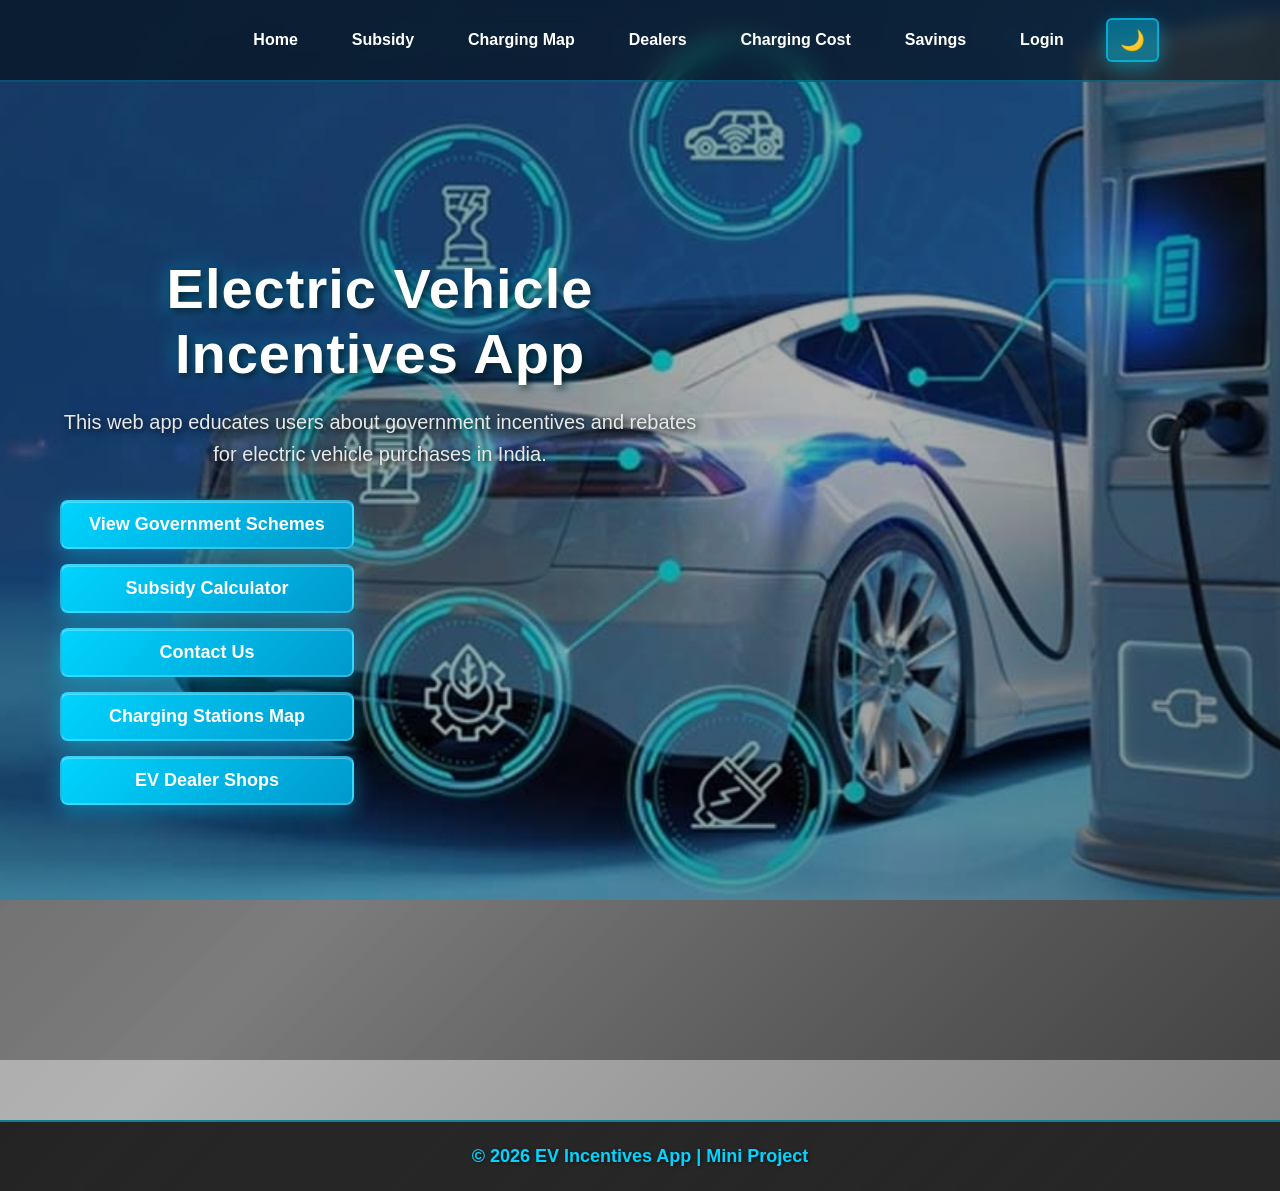
<file: index.html>
<!DOCTYPE html>
<html lang="en">
<head>
    <meta charset="UTF-8">
    <title>EV Incentive App</title>
    <link rel="stylesheet" href="css/style.css">
</head>

<body>

<div class="hero-section">

<div class="navbar">
    <a href="index.html">Home</a>
    <a href="calculator.html">Subsidy</a>
    <a href="charging.html">Charging Map</a>
    <a href="dealers.html">Dealers</a>
    <a href="charging-cost.html">Charging Cost</a>
    <a href="saving.html">Savings</a>
    <a href="login.html">Login</a>
    <button onclick="toggleDarkMode()" class="dark-btn">🌙</button>
</div>
    
    <div class="hero-text">
        <h1>Electric Vehicle Incentives App</h1>
        <p>
            This web app educates users about government incentives and rebates 
            for electric vehicle purchases in India.
        </p>

        <div class="home-buttons">
            <a href="schemes.html" class="btn">View Government Schemes</a>
            <a href="calculator.html" class="btn">Subsidy Calculator</a>
            <a href="contact.html" class="btn">Contact Us</a>
            <a href="charging.html" class="btn">Charging Stations Map</a>
            <a href="dealers.html" class="btn">EV Dealer Shops</a>
        </div>
    </div>

    <div class="hero-image">
      <img src="images/ev.png" alt="Electric Vehicle" class="ev-image">
    </div>

</div>


<footer>
    <p>© 2026 EV Incentives App | Mini Project</p>
</footer>

<script src="js/script.js"></script>
</body>

</html>
</file>
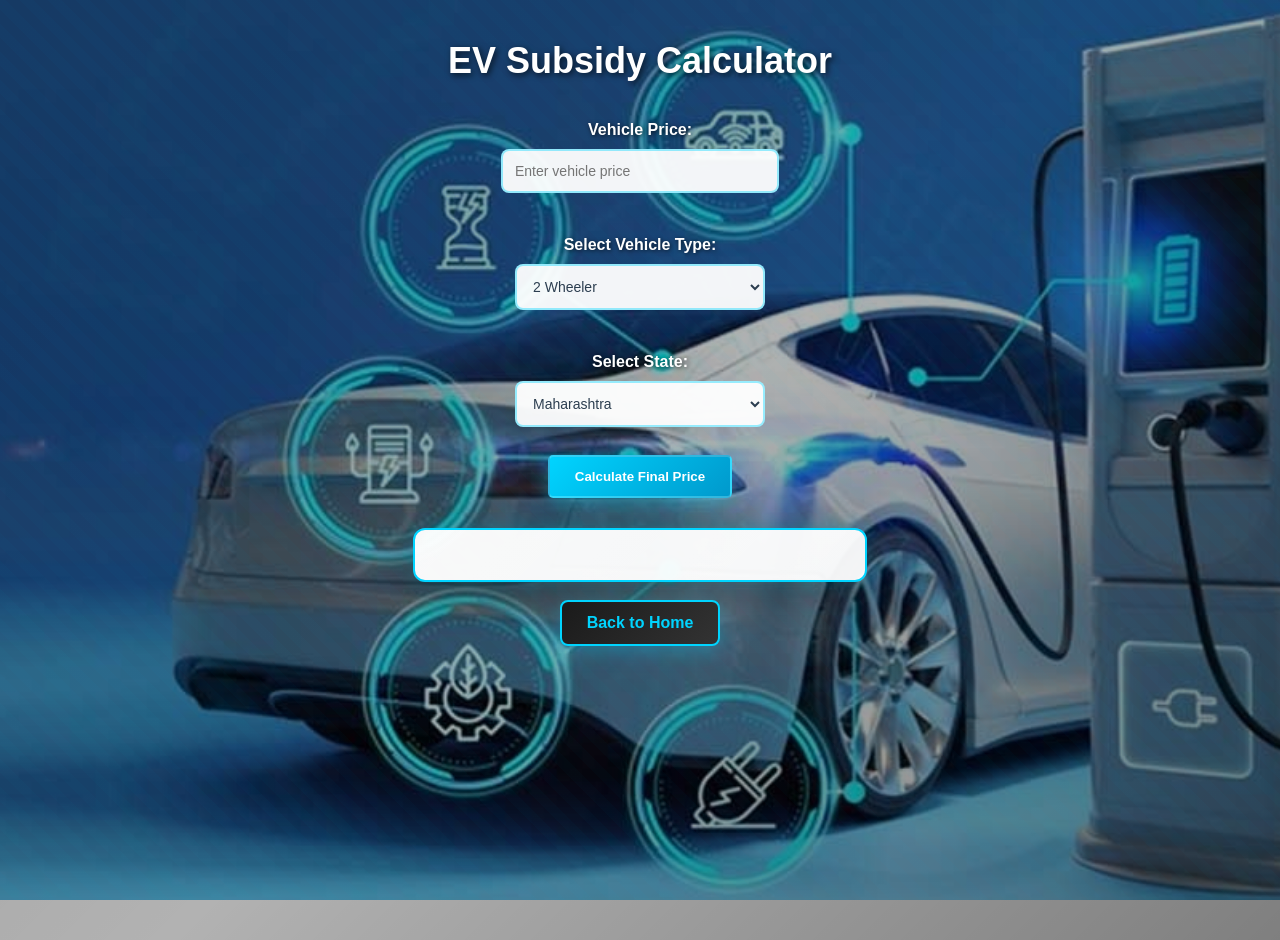
<file: calculator.html>
<!DOCTYPE html>
<html lang="en">
<head>
    <meta charset="UTF-8">
    <title>Subsidy Calculator</title>
    <link rel="stylesheet" href="css/style.css">
</head>

<body>

<h1>EV Subsidy Calculator</h1>

<label>Vehicle Price:</label><br>
<input type="number" id="vehiclePrice" placeholder="Enter vehicle price" min="0"><br><br>

<label>Select Vehicle Type:</label><br>
<select id="vehicleType">
    <option value="2w">2 Wheeler</option>
    <option value="3w">3 Wheeler</option>
    <option value="4w">4 Wheeler</option>
</select><br><br>

<label>Select State:</label><br>
<select id="state">
    <option value="MH">Maharashtra</option>
    <option value="DL">Delhi</option>
</select><br><br>

<button onclick="calculateSubsidy()">Calculate Final Price</button>

<div id="result" class="result-box"></div>

<br>
<a href="index.html" class="back-btn">Back to Home</a>

<script src="js/script.js"></script>
</body>
</html>
</file>
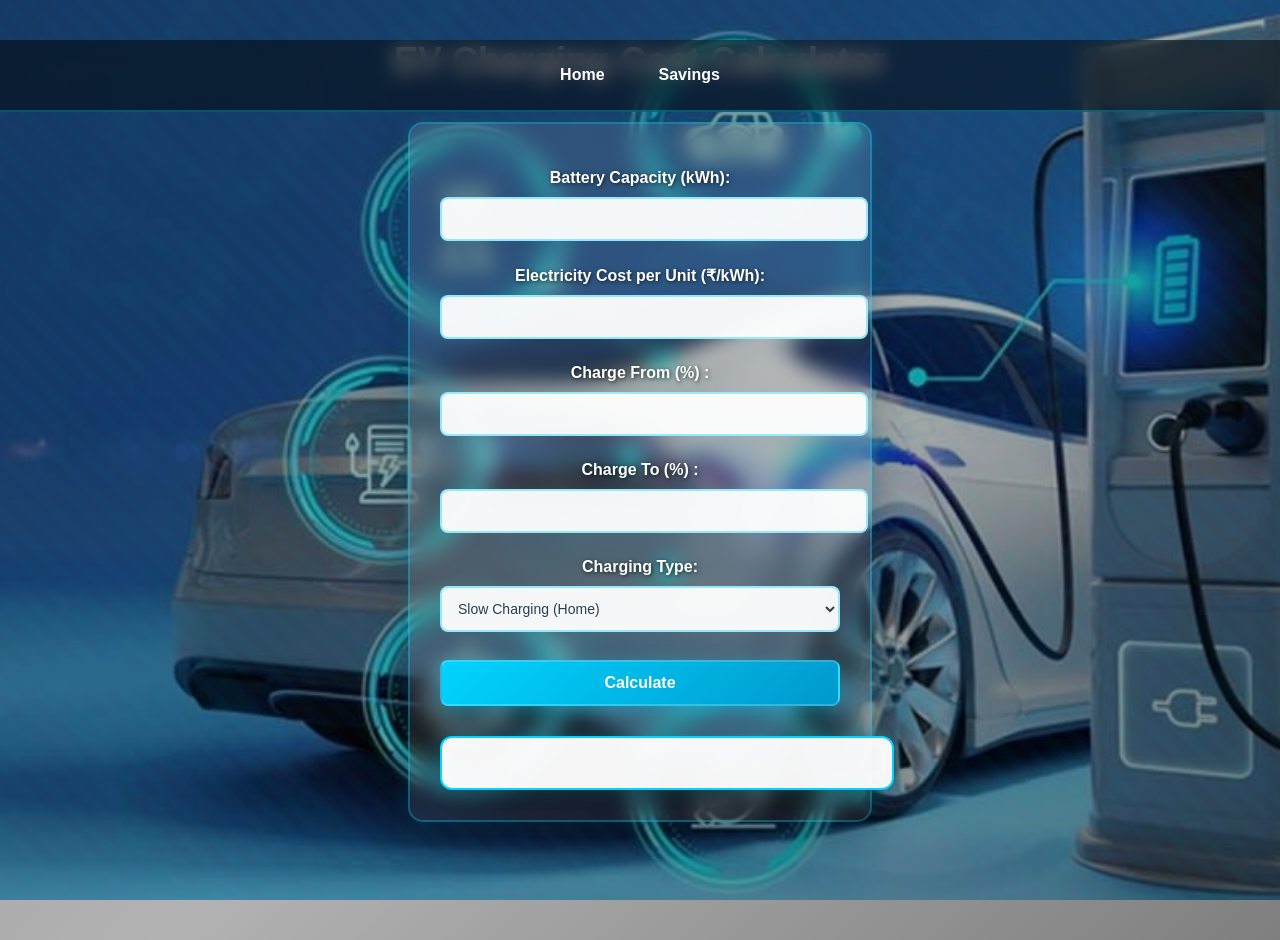
<file: charging-cost.html>
<!DOCTYPE html>
<html>
<head>
    <title>Charging Cost Calculator</title>
    <link rel="stylesheet" href="css/style.css">
</head>
<body>

<div class="navbar">
    <a href="index.html">Home</a>
    <a href="saving.html">Savings</a>
</div>

<h1 style="text-align:center;">EV Charging Cost Calculator</h1>

<div class="calculator-box">

    <label>Battery Capacity (kWh):</label>
    <input type="number" id="batterySize"><br>

    <label>Electricity Cost per Unit (₹/kWh):</label>
    <input type="number" id="electricityRate"><br>

    <label>Charge From (%) :</label>
    <input type="number" id="startPercent"><br>

    <label>Charge To (%) :</label>
    <input type="number" id="endPercent"><br>

    <label>Charging Type:</label>
    <select id="chargingType">
        <option value="1.0">Slow Charging (Home)</option>
        <option value="1.1">Fast Charging (10% extra cost)</option>
    </select>

    <br><br>

    <button onclick="calculateChargingCost()">Calculate</button>

    <div id="chargingResult" class="result-box"></div>

</div>

<script src="js/script.js"></script>
</body>
</html>
</file>
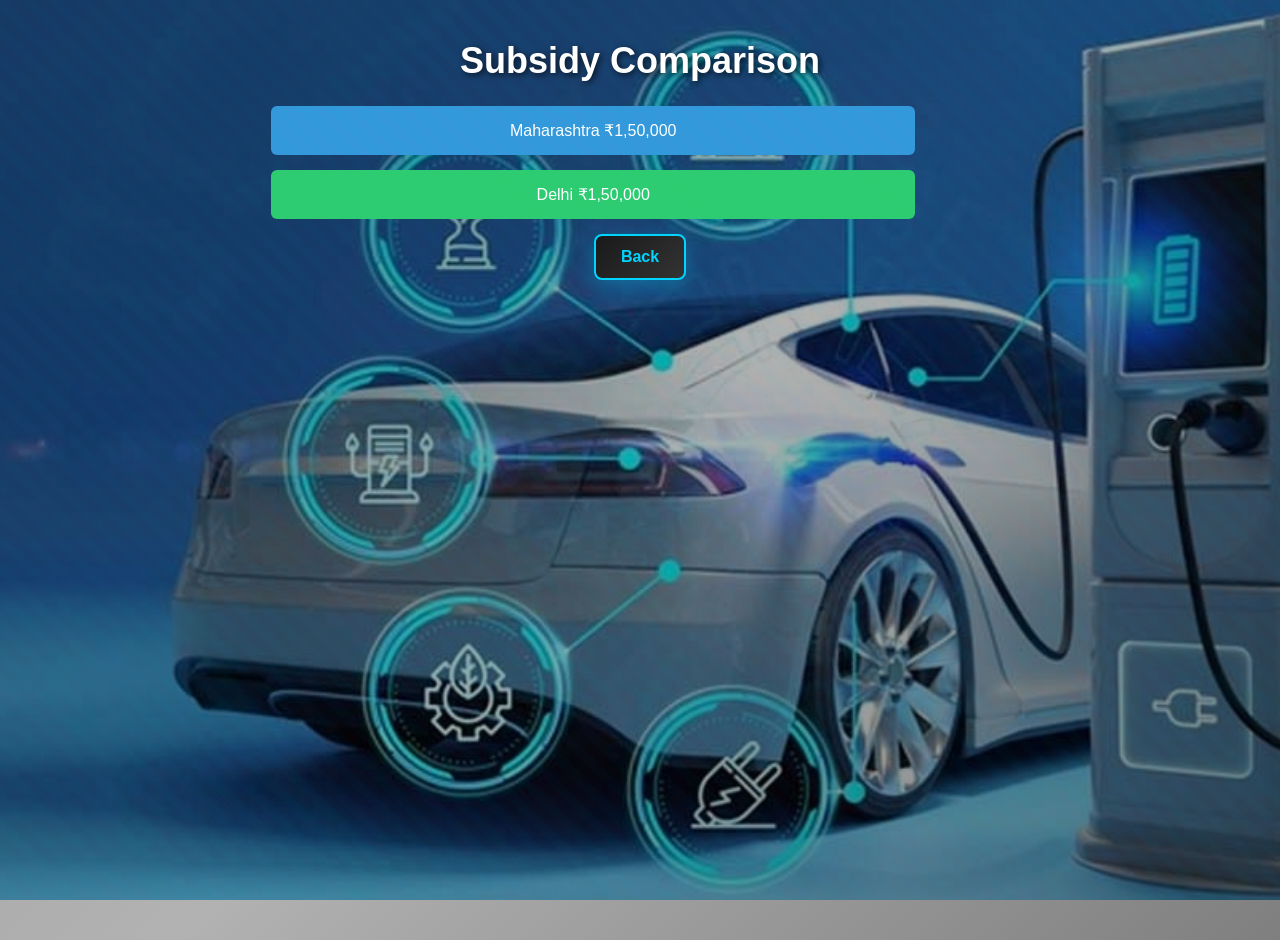
<file: comparison.html>
<!DOCTYPE html>
<html>
<head>
    <title>State Comparison</title>
    <link rel="stylesheet" href="css/style.css">
</head>
<body>

<h1>Subsidy Comparison</h1>

<div class="chart">
    <div class="bar mh">Maharashtra ₹1,50,000</div>
    <div class="bar dl">Delhi ₹1,50,000</div>
</div>

<a href="index.html" class="back-btn">Back</a>

</body>
</html>
</file>
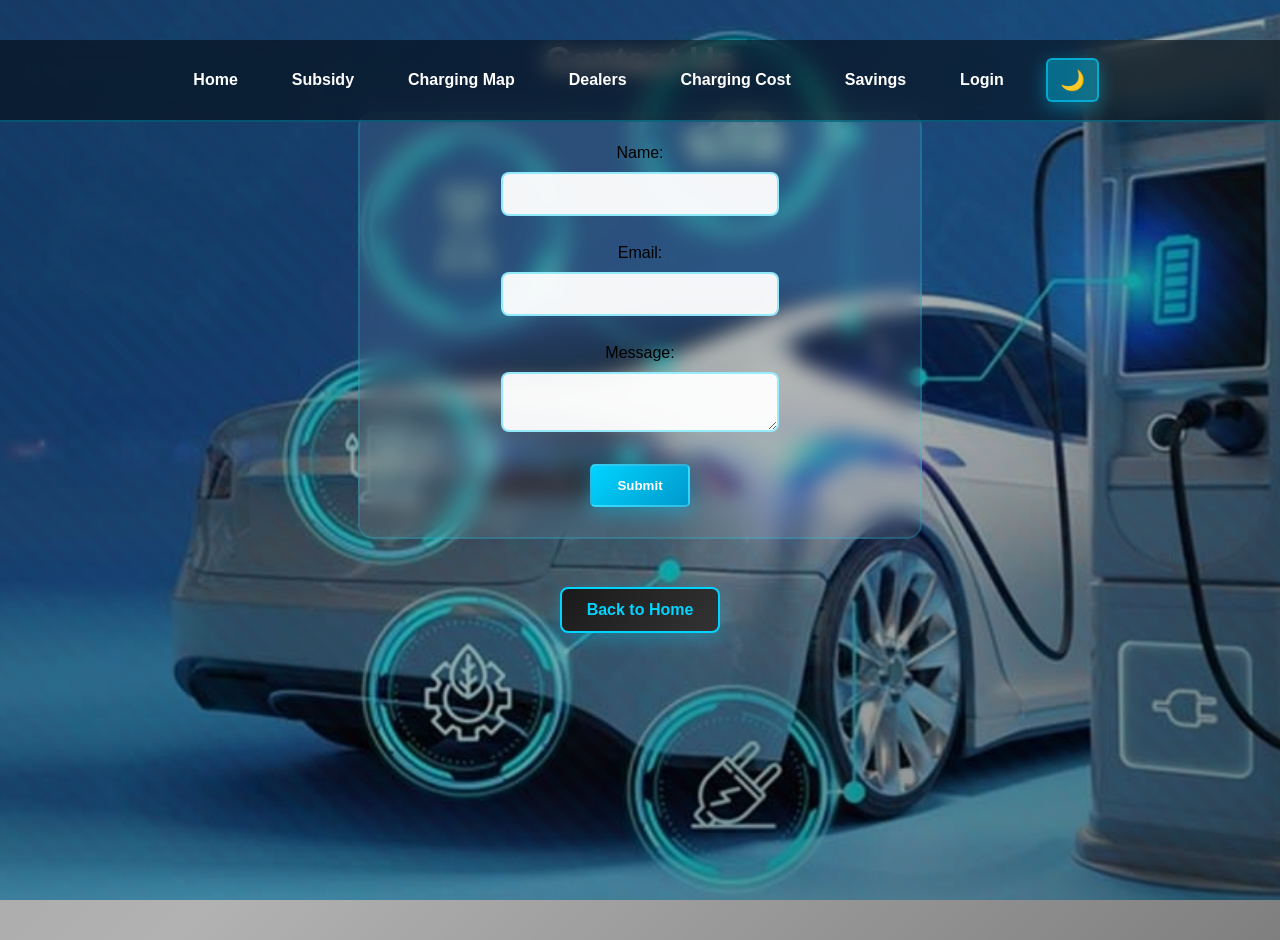
<file: contact.html>
<!DOCTYPE html>
<html lang="en">
<head>
    <meta charset="UTF-8">
    <title>Contact</title>
    <link rel="stylesheet" href="css/style.css">
</head>

<body>
<div class="navbar">
    <a href="index.html">Home</a>
    <a href="calculator.html">Subsidy</a>
    <a href="charging.html">Charging Map</a>
    <a href="dealers.html">Dealers</a>
    <a href="charging-cost.html">Charging Cost</a>
    <a href="saving.html">Savings</a>
    <a href="login.html">Login</a>
    <button onclick="toggleDarkMode()" class="dark-btn">🌙</button>
</div>

<h1>Contact Us</h1>

<form onsubmit="return validateForm()">
    Name:<br>
    <input type="text" id="name"><br><br>

    Email:<br>
    <input type="email" id="email"><br><br>

    Message:<br>
    <textarea id="message"></textarea><br><br>

    <button type="submit">Submit</button>
</form>

<p id="formMessage"></p>

<br>
<a href="index.html" class="back-btn">Back to Home</a>

<script src="js/script.js"></script>
</body>
</html>
</file>
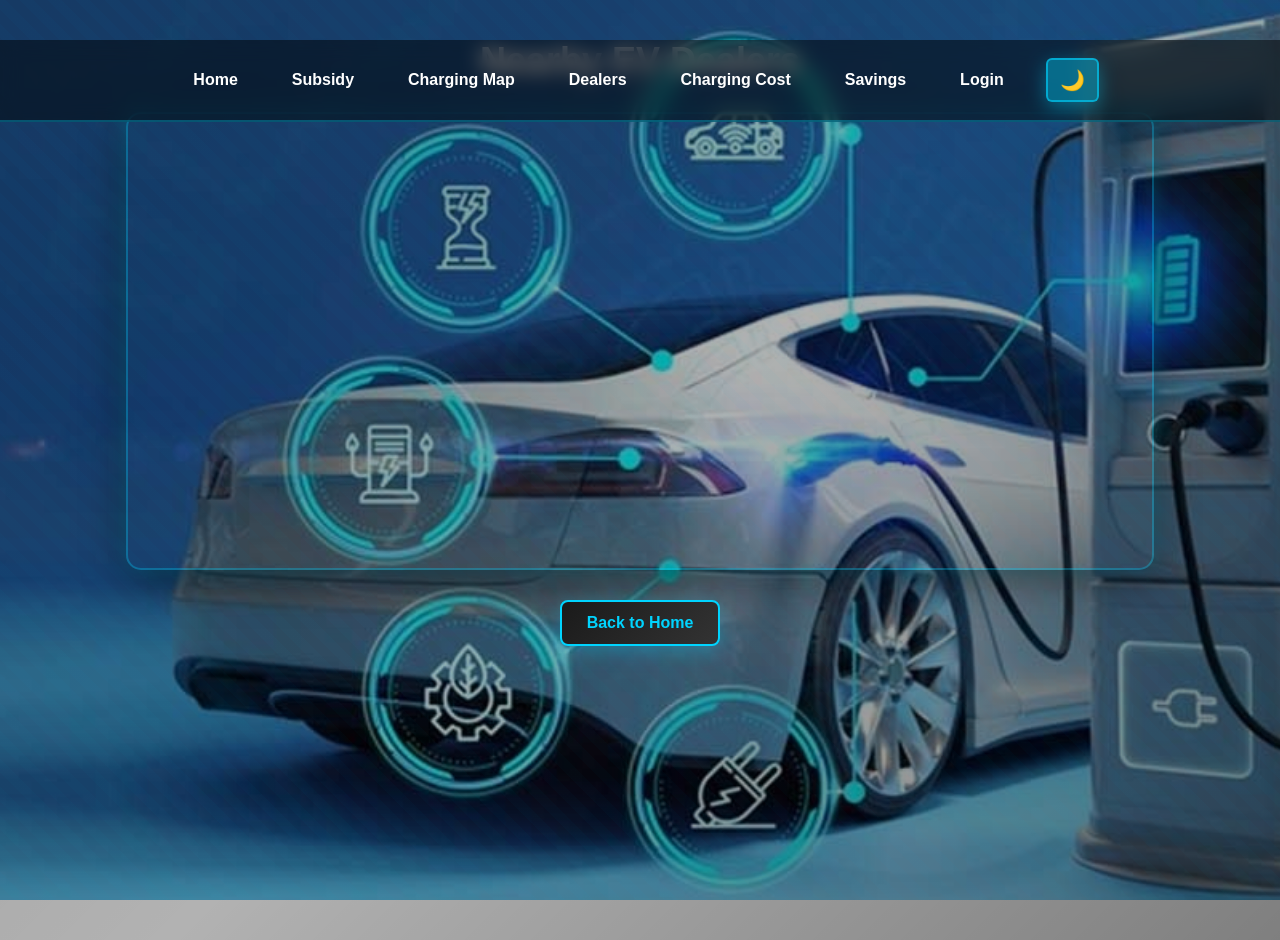
<file: dealers.html>
<!DOCTYPE html>
<html>
<head>
    <title>EV Dealers</title>
    <link rel="stylesheet" href="css/style.css">
</head>
<body>
<div class="navbar">
    <a href="index.html">Home</a>
    <a href="calculator.html">Subsidy</a>
    <a href="charging.html">Charging Map</a>
    <a href="dealers.html">Dealers</a>
    <a href="charging-cost.html">Charging Cost</a>
    <a href="saving.html">Savings</a>
    <a href="login.html">Login</a>
    <button onclick="toggleDarkMode()" class="dark-btn">🌙</button>
</div>

<h1>Nearby EV Dealers</h1>

<div class="map-container">
    <iframe
        src="https://www.google.com/maps?q=EV+dealers+near+Mumbai&output=embed"
        width="100%"
        height="450"
        style="border:0;"
        allowfullscreen="">
    </iframe>
</div>

<a href="index.html" class="back-btn">Back to Home</a>

</body>
</html>
</file>
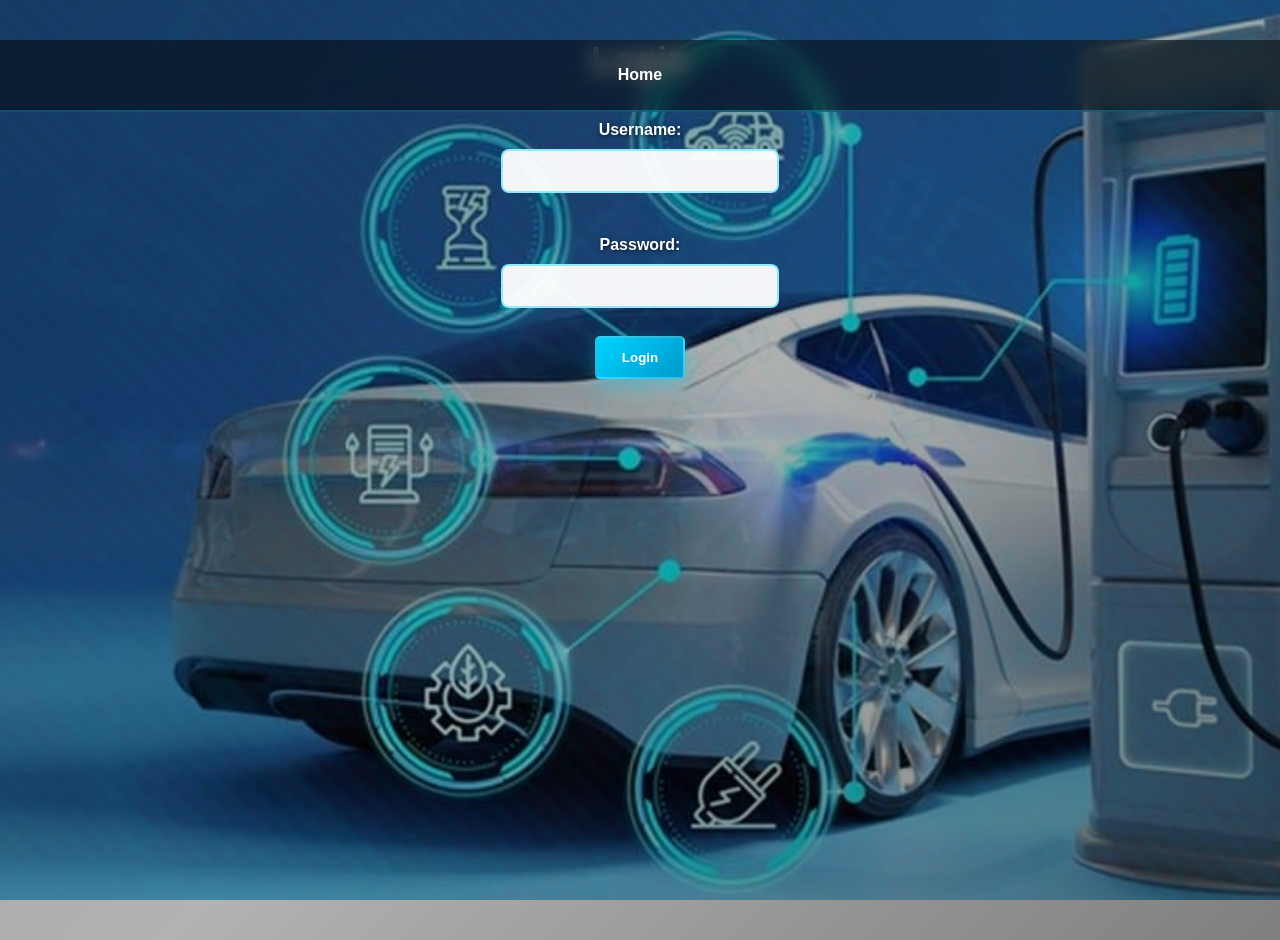
<file: login.html>
<!DOCTYPE html>
<html>
<head>
    <title>Login</title>
    <link rel="stylesheet" href="css/style.css">
</head>
<body>
<div class="navbar">
    <a href="index.html">Home</a>
</div>

<h1>Login</h1>

<label>Username:</label><br>
<input type="text" id="username"><br><br>

<label>Password:</label><br>
<input type="password" id="password"><br><br>

<button onclick="loginUser()">Login</button>

<div id="loginMessage"></div>

<script src="js/script.js"></script>
</body>
</html>
</file>
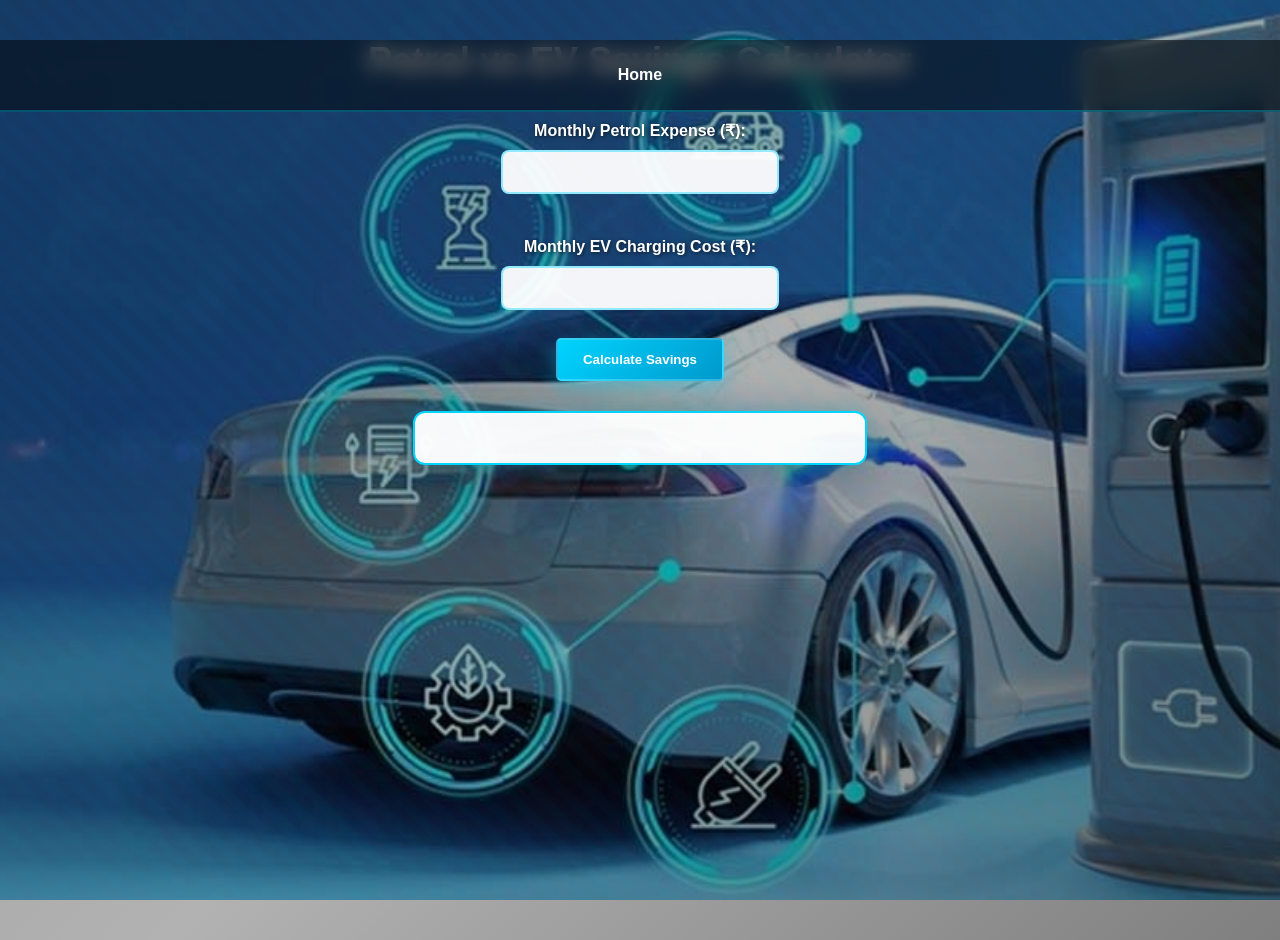
<file: saving.html>
<!DOCTYPE html>
<html>
<head>
    <title>EV Savings Calculator</title>
    <link rel="stylesheet" href="css/style.css">
</head>
<body>

<div class="navbar">
    <a href="index.html">Home</a>
</div>

<h1>Petrol vs EV Savings Calculator</h1>

<label>Monthly Petrol Expense (₹):</label><br>
<input type="number" id="petrolCost"><br><br>

<label>Monthly EV Charging Cost (₹):</label><br>
<input type="number" id="evCost"><br><br>

<button onclick="calculateSavings()">Calculate Savings</button>

<div id="savingsResult" class="result-box"></div>

<script src="js/script.js"></script>
</body>
</html>
</file>
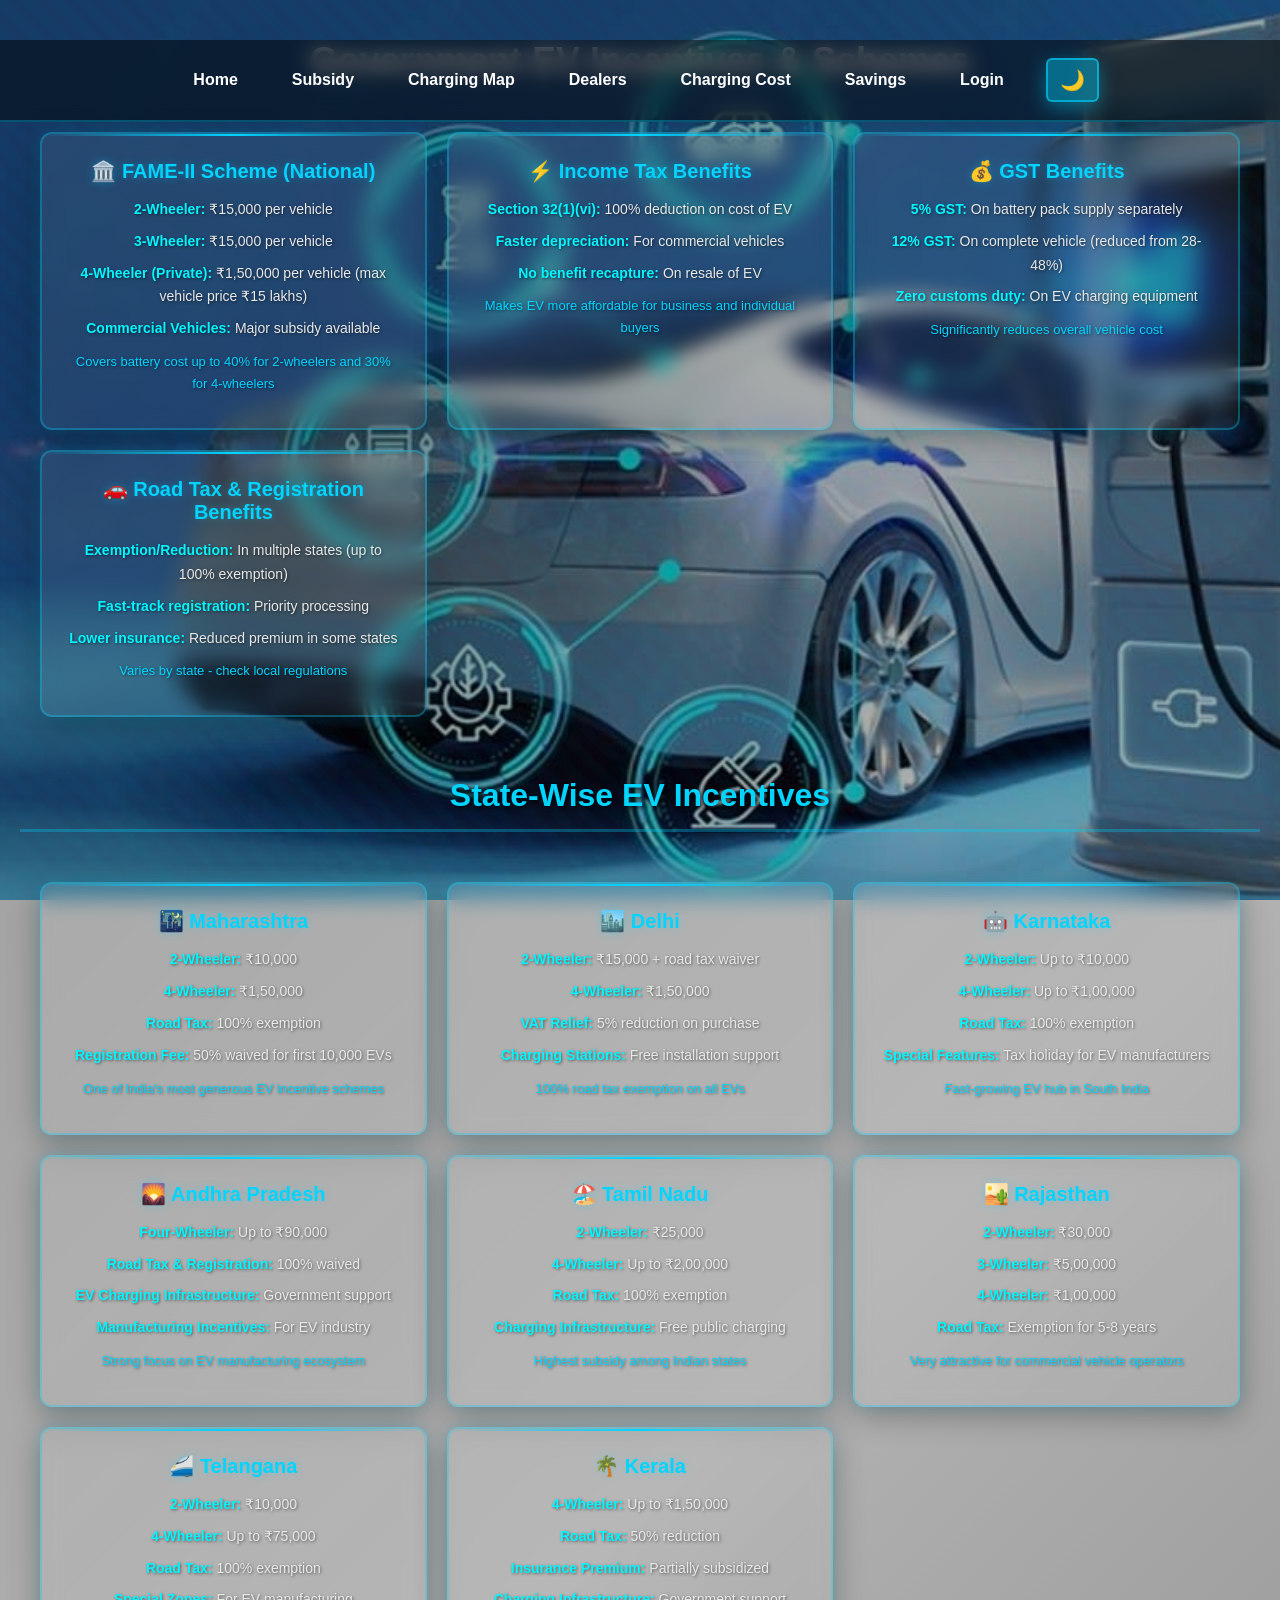
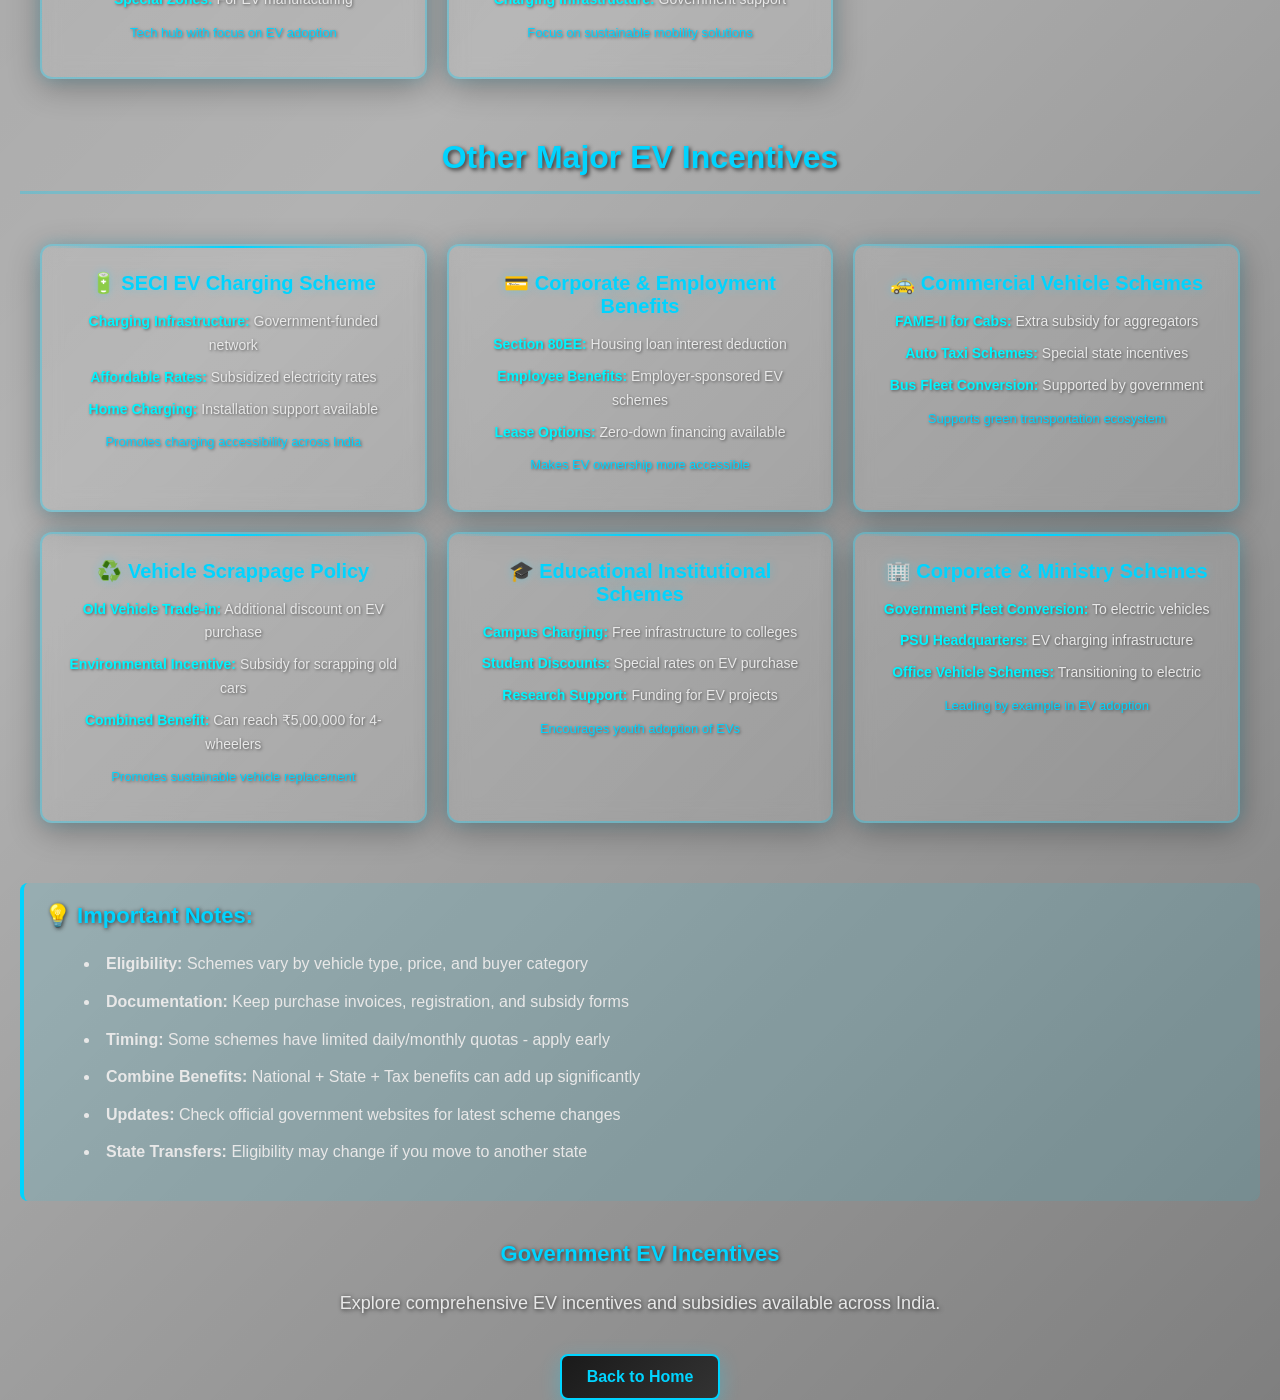
<file: schemes.html>
<!DOCTYPE html>
<html lang="en">
<head>
    <meta charset="UTF-8">
    <title>Government Schemes</title>
    <link rel="stylesheet" href="css/style.css">
</head>

<body>
<div class="navbar">
    <a href="index.html">Home</a>
    <a href="calculator.html">Subsidy</a>
    <a href="charging.html">Charging Map</a>
    <a href="dealers.html">Dealers</a>
    <a href="charging-cost.html">Charging Cost</a>
    <a href="saving.html">Savings</a>
    <a href="login.html">Login</a>
    <button onclick="toggleDarkMode()" class="dark-btn">🌙</button>
</div>

<h1>Government EV Incentives & Schemes</h1>

<!-- Central Government Schemes -->
<div class="scheme-container">
    <div class="scheme-card">
        <h3>🏛️ FAME-II Scheme (National)</h3>
        <p><strong>2-Wheeler:</strong> ₹15,000 per vehicle</p>
        <p><strong>3-Wheeler:</strong> ₹15,000 per vehicle</p>
        <p><strong>4-Wheeler (Private):</strong> ₹1,50,000 per vehicle (max vehicle price ₹15 lakhs)</p>
        <p><strong>Commercial Vehicles:</strong> Major subsidy available</p>
        <p style="font-size: 13px; color: #00d4ff; margin-top: 10px;">Covers battery cost up to 40% for 2-wheelers and 30% for 4-wheelers</p>
    </div>

    <div class="scheme-card">
        <h3>⚡ Income Tax Benefits</h3>
        <p><strong>Section 32(1)(vi):</strong> 100% deduction on cost of EV</p>
        <p><strong>Faster depreciation:</strong> For commercial vehicles</p>
        <p><strong>No benefit recapture:</strong> On resale of EV</p>
        <p style="font-size: 13px; color: #00d4ff; margin-top: 10px;">Makes EV more affordable for business and individual buyers</p>
    </div>

    <div class="scheme-card">
        <h3>💰 GST Benefits</h3>
        <p><strong>5% GST:</strong> On battery pack supply separately</p>
        <p><strong>12% GST:</strong> On complete vehicle (reduced from 28-48%)</p>
        <p><strong>Zero customs duty:</strong> On EV charging equipment</p>
        <p style="font-size: 13px; color: #00d4ff; margin-top: 10px;">Significantly reduces overall vehicle cost</p>
    </div>

    <div class="scheme-card">
        <h3>🚗 Road Tax & Registration Benefits</h3>
        <p><strong>Exemption/Reduction:</strong> In multiple states (up to 100% exemption)</p>
        <p><strong>Fast-track registration:</strong> Priority processing</p>
        <p><strong>Lower insurance:</strong> Reduced premium in some states</p>
        <p style="font-size: 13px; color: #00d4ff; margin-top: 10px;">Varies by state - check local regulations</p>
    </div>
</div>

<!-- State-Wise Schemes -->
<h2 style="color: #00d4ff; margin-top: 40px; text-shadow: 2px 2px 4px rgba(0,0,0,0.7);">State-Wise EV Incentives</h2>

<div class="scheme-container">
    <div class="scheme-card">
        <h3>🌃 Maharashtra</h3>
        <p><strong>2-Wheeler:</strong> ₹10,000</p>
        <p><strong>4-Wheeler:</strong> ₹1,50,000</p>
        <p><strong>Road Tax:</strong> 100% exemption</p>
        <p><strong>Registration Fee:</strong> 50% waived for first 10,000 EVs</p>
        <p style="font-size: 13px; color: #00d4ff; margin-top: 10px;">One of India's most generous EV incentive schemes</p>
    </div>

    <div class="scheme-card">
        <h3>🏙️ Delhi</h3>
        <p><strong>2-Wheeler:</strong> ₹15,000 + road tax waiver</p>
        <p><strong>4-Wheeler:</strong> ₹1,50,000</p>
        <p><strong>VAT Relief:</strong> 5% reduction on purchase</p>
        <p><strong>Charging Stations:</strong> Free installation support</p>
        <p style="font-size: 13px; color: #00d4ff; margin-top: 10px;">100% road tax exemption on all EVs</p>
    </div>

    <div class="scheme-card">
        <h3>🤖 Karnataka</h3>
        <p><strong>2-Wheeler:</strong> Up to ₹10,000</p>
        <p><strong>4-Wheeler:</strong> Up to ₹1,00,000</p>
        <p><strong>Road Tax:</strong> 100% exemption</p>
        <p><strong>Special Features:</strong> Tax holiday for EV manufacturers</p>
        <p style="font-size: 13px; color: #00d4ff; margin-top: 10px;">Fast-growing EV hub in South India</p>
    </div>

    <div class="scheme-card">
        <h3>🌄 Andhra Pradesh</h3>
        <p><strong>Four-Wheeler:</strong> Up to ₹90,000</p>
        <p><strong>Road Tax & Registration:</strong> 100% waived</p>
        <p><strong>EV Charging Infrastructure:</strong> Government support</p>
        <p><strong>Manufacturing Incentives:</strong> For EV industry</p>
        <p style="font-size: 13px; color: #00d4ff; margin-top: 10px;">Strong focus on EV manufacturing ecosystem</p>
    </div>

    <div class="scheme-card">
        <h3>🏖️ Tamil Nadu</h3>
        <p><strong>2-Wheeler:</strong> ₹25,000</p>
        <p><strong>4-Wheeler:</strong> Up to ₹2,00,000</p>
        <p><strong>Road Tax:</strong> 100% exemption</p>
        <p><strong>Charging Infrastructure:</strong> Free public charging</p>
        <p style="font-size: 13px; color: #00d4ff; margin-top: 10px;">Highest subsidy among Indian states</p>
    </div>

    <div class="scheme-card">
        <h3>🏜️ Rajasthan</h3>
        <p><strong>2-Wheeler:</strong> ₹30,000</p>
        <p><strong>3-Wheeler:</strong> ₹5,00,000</p>
        <p><strong>4-Wheeler:</strong> ₹1,00,000</p>
        <p><strong>Road Tax:</strong> Exemption for 5-8 years</p>
        <p style="font-size: 13px; color: #00d4ff; margin-top: 10px;">Very attractive for commercial vehicle operators</p>
    </div>

    <div class="scheme-card">
        <h3>🚄 Telangana</h3>
        <p><strong>2-Wheeler:</strong> ₹10,000</p>
        <p><strong>4-Wheeler:</strong> Up to ₹75,000</p>
        <p><strong>Road Tax:</strong> 100% exemption</p>
        <p><strong>Special Zones:</strong> For EV manufacturing</p>
        <p style="font-size: 13px; color: #00d4ff; margin-top: 10px;">Tech hub with focus on EV adoption</p>
    </div>

    <div class="scheme-card">
        <h3>🌴 Kerala</h3>
        <p><strong>4-Wheeler:</strong> Up to ₹1,50,000</p>
        <p><strong>Road Tax:</strong> 50% reduction</p>
        <p><strong>Insurance Premium:</strong> Partially subsidized</p>
        <p><strong>Charging Infrastructure:</strong> Government support</p>
        <p style="font-size: 13px; color: #00d4ff; margin-top: 10px;">Focus on sustainable mobility solutions</p>
    </div>
</div>

<!-- Additional Schemes -->
<h2 style="color: #00d4ff; margin-top: 40px; text-shadow: 2px 2px 4px rgba(0,0,0,0.7);">Other Major EV Incentives</h2>

<div class="scheme-container">
    <div class="scheme-card">
        <h3>🔋 SECI EV Charging Scheme</h3>
        <p><strong>Charging Infrastructure:</strong> Government-funded network</p>
        <p><strong>Affordable Rates:</strong> Subsidized electricity rates</p>
        <p><strong>Home Charging:</strong> Installation support available</p>
        <p style="font-size: 13px; color: #00d4ff; margin-top: 10px;">Promotes charging accessibility across India</p>
    </div>

    <div class="scheme-card">
        <h3>💳 Corporate & Employment Benefits</h3>
        <p><strong>Section 80EE:</strong> Housing loan interest deduction</p>
        <p><strong>Employee Benefits:</strong> Employer-sponsored EV schemes</p>
        <p><strong>Lease Options:</strong> Zero-down financing available</p>
        <p style="font-size: 13px; color: #00d4ff; margin-top: 10px;">Makes EV ownership more accessible</p>
    </div>

    <div class="scheme-card">
        <h3>🚕 Commercial Vehicle Schemes</h3>
        <p><strong>FAME-II for Cabs:</strong> Extra subsidy for aggregators</p>
        <p><strong>Auto Taxi Schemes:</strong> Special state incentives</p>
        <p><strong>Bus Fleet Conversion:</strong> Supported by government</p>
        <p style="font-size: 13px; color: #00d4ff; margin-top: 10px;">Supports green transportation ecosystem</p>
    </div>

    <div class="scheme-card">
        <h3>♻️ Vehicle Scrappage Policy</h3>
        <p><strong>Old Vehicle Trade-in:</strong> Additional discount on EV purchase</p>
        <p><strong>Environmental Incentive:</strong> Subsidy for scrapping old cars</p>
        <p><strong>Combined Benefit:</strong> Can reach ₹5,00,000 for 4-wheelers</p>
        <p style="font-size: 13px; color: #00d4ff; margin-top: 10px;">Promotes sustainable vehicle replacement</p>
    </div>

    <div class="scheme-card">
        <h3>🎓 Educational Institutional Schemes</h3>
        <p><strong>Campus Charging:</strong> Free infrastructure to colleges</p>
        <p><strong>Student Discounts:</strong> Special rates on EV purchase</p>
        <p><strong>Research Support:</strong> Funding for EV projects</p>
        <p style="font-size: 13px; color: #00d4ff; margin-top: 10px;">Encourages youth adoption of EVs</p>
    </div>

    <div class="scheme-card">
        <h3>🏢 Corporate & Ministry Schemes</h3>
        <p><strong>Government Fleet Conversion:</strong> To electric vehicles</p>
        <p><strong>PSU Headquarters:</strong> EV charging infrastructure</p>
        <p><strong>Office Vehicle Schemes:</strong> Transitioning to electric</p>
        <p style="font-size: 13px; color: #00d4ff; margin-top: 10px;">Leading by example in EV adoption</p>
    </div>
</div>

<div style="background: rgba(0, 212, 255, 0.1); border-left: 4px solid #00d4ff; padding: 20px; margin: 40px 20px; border-radius: 8px; text-align: left; position: relative; z-index: 2;">
    <h3 style="color: #00d4ff; margin-top: 0;">💡 Important Notes:</h3>
    <ul style="color: #e8e8e8; line-height: 1.8;">
        <li><strong>Eligibility:</strong> Schemes vary by vehicle type, price, and buyer category</li>
        <li><strong>Documentation:</strong> Keep purchase invoices, registration, and subsidy forms</li>
        <li><strong>Timing:</strong> Some schemes have limited daily/monthly quotas - apply early</li>
        <li><strong>Combine Benefits:</strong> National + State + Tax benefits can add up significantly</li>
        <li><strong>Updates:</strong> Check official government websites for latest scheme changes</li>
        <li><strong>State Transfers:</strong> Eligibility may change if you move to another state</li>
    </ul>
</div><h3>Government EV Incentives</h3>
<p>Explore comprehensive EV incentives and subsidies available across India.</p>

<br>
<a href="index.html" class="back-btn">Back to Home</a>

<script src="js/script.js"></script>
</body>
</html>
</file>
<file: css/style.css>
body {
    font-family: Arial, sans-serif;
    background: linear-gradient(135deg, rgba(0,0,0,0.4) 0%, rgba(0,0,0,0.3) 50%, rgba(0,0,0,0.5) 100%), 
                url('../images/ev.png') no-repeat center;
    background-size: auto, cover;
    background-attachment: scroll, fixed;
    background-position: 0 0, center;
    text-align: center;
    margin: 0;
    padding: 0;
    position: relative;
    min-height: 100vh;
}

/* Background Pattern Overlay */
body::before {
    content: '';
    position: fixed;
    top: 0;
    left: 0;
    width: 100%;
    height: 100%;
    background-image: 
        repeating-linear-gradient(
            45deg,
            transparent,
            transparent 10px,
            rgba(0, 212, 255, 0.02) 10px,
            rgba(0, 212, 255, 0.02) 20px
        );
    pointer-events: none;
    z-index: 0;
}

h1 {
    margin-top: 40px;
    font-size: 36px;
    color: #ffffff;
    text-shadow: 2px 2px 6px rgba(0,0,0,0.7);
    position: relative;
    z-index: 1;
}

h3 {
    color: #00d4ff;
    font-size: 22px;
    text-shadow: 1px 1px 4px rgba(0,0,0,0.7);
    position: relative;
    z-index: 1;
    margin-top: 20px;
}

h2 {
    color: #00d4ff;
    font-size: 32px;
    text-shadow: 2px 2px 6px rgba(0,0,0,0.7);
    position: relative;
    z-index: 1;
    text-align: center;
    margin: 40px 20px 30px;
    border-bottom: 3px solid rgba(0, 212, 255, 0.3);
    padding-bottom: 15px;
}

p {
    font-size: 18px;
    color: #e8e8e8;
    text-shadow: 1px 1px 4px rgba(0,0,0,0.7);
    position: relative;
    z-index: 1;
    line-height: 1.6;
}

input, select, textarea {
    padding: 12px;
    width: 250px;
    margin: 10px;
    border-radius: 8px;
    border: 2px solid rgba(0, 212, 255, 0.4);
    background-color: rgba(255, 255, 255, 0.95);
    color: #2c3e50;
    font-size: 14px;
    font-weight: 500;
    position: relative;
    z-index: 2;
    transition: all 0.3s ease;
}

input:focus, select:focus, textarea:focus {
    border-color: #00d4ff;
    box-shadow: 0 0 15px rgba(0, 212, 255, 0.5), inset 0 0 8px rgba(0, 212, 255, 0.2);
    outline: none;
}

form {
    padding: 30px;
    background: rgba(255, 255, 255, 0.08);
    border-radius: 15px;
    border: 2px solid rgba(0, 212, 255, 0.2);
    backdrop-filter: blur(10px);
    position: relative;
    z-index: 2;
    max-width: 500px;
    margin: 30px auto;
}

button {
    padding: 12px 25px;
    background: linear-gradient(135deg, #00d4ff 0%, #0099cc 100%);
    color: white;
    border: 2px solid rgba(255,255,255,0.2);
    font-weight: 600;
    box-shadow: 0 6px 20px rgba(0, 212, 255, 0.4);
    transition: all 0.3s ease;
    position: relative;
    z-index: 2;
    border-radius: 5px;
    cursor: pointer;
}

button:hover {
    background: linear-gradient(135deg, #00f5ff 0%, #00bbdd 100%);
    box-shadow: 0 8px 30px rgba(0, 212, 255, 0.7), inset 0 1px 0 rgba(255,255,255,0.4);
    transform: translateY(-2px);
}

label {
    color: #ffffff;
    font-weight: 600;
    text-shadow: 1px 1px 4px rgba(0,0,0,0.7);
    position: relative;
    z-index: 1;
    font-size: 16px;
    display: inline-block;
    margin-top: 15px;
}

.back-btn {
    display: inline-block;
    padding: 12px 25px;
    background: linear-gradient(135deg, #1a1a1a 0%, #333333 100%);
    color: #00d4ff;
    text-decoration: none;
    border-radius: 8px;
    border: 2px solid #00d4ff;
    font-weight: 600;
    box-shadow: 0 6px 20px rgba(0, 212, 255, 0.3);
    transition: all 0.3s ease;
    position: relative;
    z-index: 2;
}

.back-btn:hover {
    background: linear-gradient(135deg, #333333 0%, #555555 100%);
    box-shadow: 0 8px 30px rgba(0, 212, 255, 0.6);
    transform: translateY(-2px);
}
.map-container {
    width: 80%;
    margin: 30px auto;
    border-radius: 15px;
    overflow: hidden;
    box-shadow: 0 10px 40px rgba(0,0,0,0.5), 0 0 20px rgba(0, 212, 255, 0.3);
    border: 2px solid rgba(0, 212, 255, 0.3);
    position: relative;
    z-index: 2;
}

.home-buttons {
    margin-top: 40px;
    display: flex;
    justify-content: center;
    gap: 20px;
}

.btn {
    display: inline-block;
    padding: 14px 30px;
    background: linear-gradient(135deg, #00d4ff 0%, #0099cc 100%);
    color: white;
    text-decoration: none;
    border-radius: 8px;
    font-size: 18px;
    font-weight: 600;
    box-shadow: 0 6px 20px rgba(0, 212, 255, 0.4), inset 0 1px 0 rgba(255,255,255,0.3);
    transition: all 0.3s ease;
    border: 2px solid rgba(255,255,255,0.2);
}

.btn:hover {
    background: linear-gradient(135deg, #00f5ff 0%, #00bbdd 100%);
    box-shadow: 0 8px 30px rgba(0, 212, 255, 0.7), inset 0 1px 0 rgba(255,255,255,0.4);
    transform: translateY(-2px);
}

footer {
    margin-top: 60px;
    padding: 20px;
    background: linear-gradient(135deg, rgba(0,0,0,0.8) 0%, rgba(0,0,0,0.7) 100%);
    border-top: 2px solid rgba(0, 212, 255, 0.5);
    color: #e8e8e8;
    text-shadow: 1px 1px 3px rgba(0,0,0,0.8);
    position: relative;
    z-index: 2;
}

footer p {
    color: #00d4ff;
    font-weight: 600;
    margin: 0;
}
/* Main Layout */
.main-container {
    display: flex;
    justify-content: space-between;
    align-items: center;
    padding: 60px;
}

/* Left Side */
.left-section {
    width: 50%;
    text-align: left;
}

/* Vertical Buttons */
.home-buttons {
    margin-top: 30px;
    display: flex;
    flex-direction: column;
    gap: 15px;
    width: 280px;
    z-index: 3;
    position: relative;
}

/* Right Side Image */
.right-section {
    width: 50%;
    text-align: center;
    opacity: 0;
    visibility: hidden;
    position: absolute;
    pointer-events: none;
}

.ev-image {
    width: 400px;
    max-width: 100%;
    display: none;
}
.result-box {
    margin-top: 30px;
    padding: 25px;
    width: 400px;
    margin-left: auto;
    margin-right: auto;
    background: linear-gradient(135deg, rgba(255,255,255,0.97) 0%, rgba(255,255,255,0.95) 100%);
    border-radius: 12px;
    box-shadow: 0 10px 40px rgba(0,0,0,0.3), 0 0 20px rgba(0, 212, 255, 0.3);
    font-size: 18px;
    color: #2c3e50;
    border: 2px solid #00d4ff;
    position: relative;
    z-index: 2;
}
.navbar {
    background: rgba(0, 0, 0, 0.5);
    backdrop-filter: blur(10px);
    padding: 18px 30px;
    display: flex;
    justify-content: center;
    gap: 30px;
    align-items: center;
    position: absolute;
    top: 0;
    left: 0;
    right: 0;
    z-index: 10;
    border-bottom: 2px solid rgba(0, 212, 255, 0.3);
}

.navbar a {
    color: #ffffff;
    text-decoration: none;
    font-size: 16px;
    font-weight: 600;
    transition: all 0.3s ease;
    padding: 8px 12px;
}

.navbar a:hover {
    color: #00d4ff;
    text-shadow: 0 0 10px rgba(0, 212, 255, 0.6);
    transform: scale(1.05);
}

.dark-btn {
    background: rgba(0, 212, 255, 0.4);
    border: 2px solid rgba(0, 212, 255, 0.6);
    padding: 8px 12px;
    border-radius: 6px;
    cursor: pointer;
    font-size: 20px;
    color: white;
    transition: all 0.3s ease;
}

.dark-btn:hover {
    background: rgba(0, 212, 255, 0.6);
    box-shadow: 0 0 15px rgba(0, 212, 255, 0.5);
}

.dark-mode {
    background-color: #121212;
    color: white;
}

.dark-mode .navbar {
    background: rgba(20, 20, 20, 0.7);
    border-bottom-color: rgba(0, 212, 255, 0.5);
}

.chart {
    width: 60%;
    margin: auto;
}

.bar {
    padding: 15px;
    margin: 15px;
    color: white;
    border-radius: 6px;
}

.mh {
    width: 80%;
    background-color: #3498db;
}

.dl {
    width: 80%;
    background-color: #2ecc71;
}
.result-box {
    animation: slideUp 0.6s ease;
}

@keyframes slideUp {
    from { transform: translateY(30px); opacity: 0; }
    to { transform: translateY(0); opacity: 1; }
}
.hero-section {
    display: flex;
    justify-content: space-between;
    align-items: center;
    padding: 80px 60px;
    background: linear-gradient(135deg, rgba(0,0,0,0.4) 0%, rgba(0,0,0,0.3) 50%, rgba(0,0,0,0.5) 100%), 
                url('../images/ev.png') no-repeat center right;
    background-size: auto, cover;
    background-attachment: scroll, fixed;
    background-position: 0 0, center;
    position: relative;
    border-radius: 0;
    margin: 0;
    box-shadow: none;
    min-height: 100vh;
    width: 100%;
    height: 100vh;
    max-width: 100vw;
    overflow: hidden;
}

.hero-text {
    width: 50%;
    z-index: 2;
}

.hero-text h1 {
    font-size: 56px;
    font-weight: 800;
    color: #ffffff;
    text-shadow: 3px 3px 8px rgba(0,0,0,0.7), 0 0 20px rgba(0,212,255,0.5);
    margin: 0 0 20px 0;
    letter-spacing: 1px;
    font-family: 'Segoe UI', Tahoma, Geneva, Verdana, sans-serif;
}

.hero-text p {
    font-size: 20px;
    color: #e8e8e8;
    text-shadow: 2px 2px 6px rgba(0,0,0,0.7);
    line-height: 1.6;
    font-family: 'Segoe UI', Tahoma, Geneva, Verdana, sans-serif;
    font-weight: 500;
    margin: 15px 0;
}

.hero-image img {
    width: 450px;
    border-radius: 10px;
}

.home-buttons {
    display: flex;
    flex-direction: column;
    gap: 15px;
    z-index: 3;
}

.btn {
    background-color: #3498db;
    color: white;
    padding: 12px 20px;
    border-radius: 8px;
    text-decoration: none;
    width: 250px;
    text-align: center;
    transition: 0.3s;
}

.btn:hover {
    background-color: #2ecc71;
    transform: scale(1.05);
}
.hero-text {
    animation: fadeInLeft 1s ease-in-out;
}

.hero-image {
    animation: fadeInRight 1s ease-in-out;
}

@keyframes fadeInLeft {
    from { opacity: 0; transform: translateX(-50px); }
    to { opacity: 1; transform: translateX(0); }
}

@keyframes fadeInRight {
    from { opacity: 0; transform: translateX(50px); }
    to { opacity: 1; transform: translateX(0); }
}
@media (max-width: 768px) {
    .hero-section {
        flex-direction: column;
        text-align: center;
    }

    .hero-text, .hero-image {
        width: 100%;
    }

    .hero-image img {
        width: 90%;
        margin-top: 20px;
    }

    .home-buttons {
        align-items: center;
    }
}
#map {
    height: 500px;
    width: 80%;
    margin: 30px auto;
    border-radius: 10px;
}
.calculator-box {
    width: 400px;
    margin: 40px auto;
    padding: 30px;
    background: linear-gradient(135deg, rgba(255,255,255,0.1) 0%, rgba(255,255,255,0.08) 100%);
    border-radius: 15px;
    box-shadow: 0 10px 40px rgba(0,0,0,0.3), 0 0 20px rgba(0, 212, 255, 0.2);
    border: 2px solid rgba(0, 212, 255, 0.3);
    backdrop-filter: blur(10px);
    position: relative;
    z-index: 2;
}

.calculator-box input,
.calculator-box select {
    width: 100%;
    padding: 12px;
    margin: 10px 0;
    border: 2px solid rgba(0, 212, 255, 0.4);
    background-color: rgba(255, 255, 255, 0.95);
    color: #2c3e50;
    border-radius: 8px;
    font-size: 14px;
    font-weight: 500;
}

.calculator-box input:focus,
.calculator-box select:focus {
    border-color: #00d4ff;
    box-shadow: 0 0 15px rgba(0, 212, 255, 0.5);
    outline: none;
}

.calculator-box button {
    width: 100%;
    padding: 12px;
    background: linear-gradient(135deg, #00d4ff 0%, #0099cc 100%);
    color: white;
    border: 2px solid rgba(255,255,255,0.2);
    border-radius: 8px;
    cursor: pointer;
    font-weight: 600;
    font-size: 16px;
    box-shadow: 0 6px 20px rgba(0, 212, 255, 0.4);
    transition: all 0.3s ease;
}

.calculator-box button:hover {
    background: linear-gradient(135deg, #00f5ff 0%, #00bbdd 100%);
    box-shadow: 0 8px 30px rgba(0, 212, 255, 0.7);
    transform: translateY(-2px);
}

button {
    transition: 0.3s;
}

button:hover {
    transform: scale(1.05);
    background-color: #00cc66;
}

/* Scheme Cards Styling */
.scheme-container {
    display: grid;
    grid-template-columns: repeat(auto-fit, minmax(320px, 1fr));
    gap: 20px;
    max-width: 1200px;
    margin: 30px auto;
    padding: 20px;
    position: relative;
    z-index: 2;
}

.scheme-card {
    background: linear-gradient(135deg, rgba(255,255,255,0.08) 0%, rgba(255,255,255,0.05) 100%);
    border: 2px solid rgba(0, 212, 255, 0.3);
    border-radius: 12px;
    padding: 25px;
    backdrop-filter: blur(10px);
    box-shadow: 0 8px 32px rgba(0,0,0,0.3), 0 0 15px rgba(0, 212, 255, 0.2);
    transition: all 0.3s ease;
    position: relative;
    overflow: hidden;
}

.scheme-card::before {
    content: '';
    position: absolute;
    top: 0;
    left: 0;
    width: 100%;
    height: 2px;
    background: linear-gradient(90deg, transparent, #00d4ff, transparent);
}

.scheme-card:hover {
    transform: translateY(-8px);
    box-shadow: 0 12px 48px rgba(0,0,0,0.4), 0 0 25px rgba(0, 212, 255, 0.4);
    border-color: rgba(0, 212, 255, 0.6);
}

.scheme-card h3 {
    color: #00d4ff;
    font-size: 20px;
    margin-top: 0;
    margin-bottom: 15px;
    text-shadow: 0 0 10px rgba(0, 212, 255, 0.3);
}

.scheme-card p {
    color: #e8e8e8;
    font-size: 14px;
    line-height: 1.7;
    margin: 8px 0;
    text-shadow: 1px 1px 3px rgba(0,0,0,0.5);
}

.scheme-card strong {
    color: #00f5ff;
    font-weight: 600;
}

ul {
    list-style-position: inside;
    text-align: left;
}

ul li {
    color: #e8e8e8;
    margin-bottom: 12px;
    line-height: 1.6;
}
</file>
